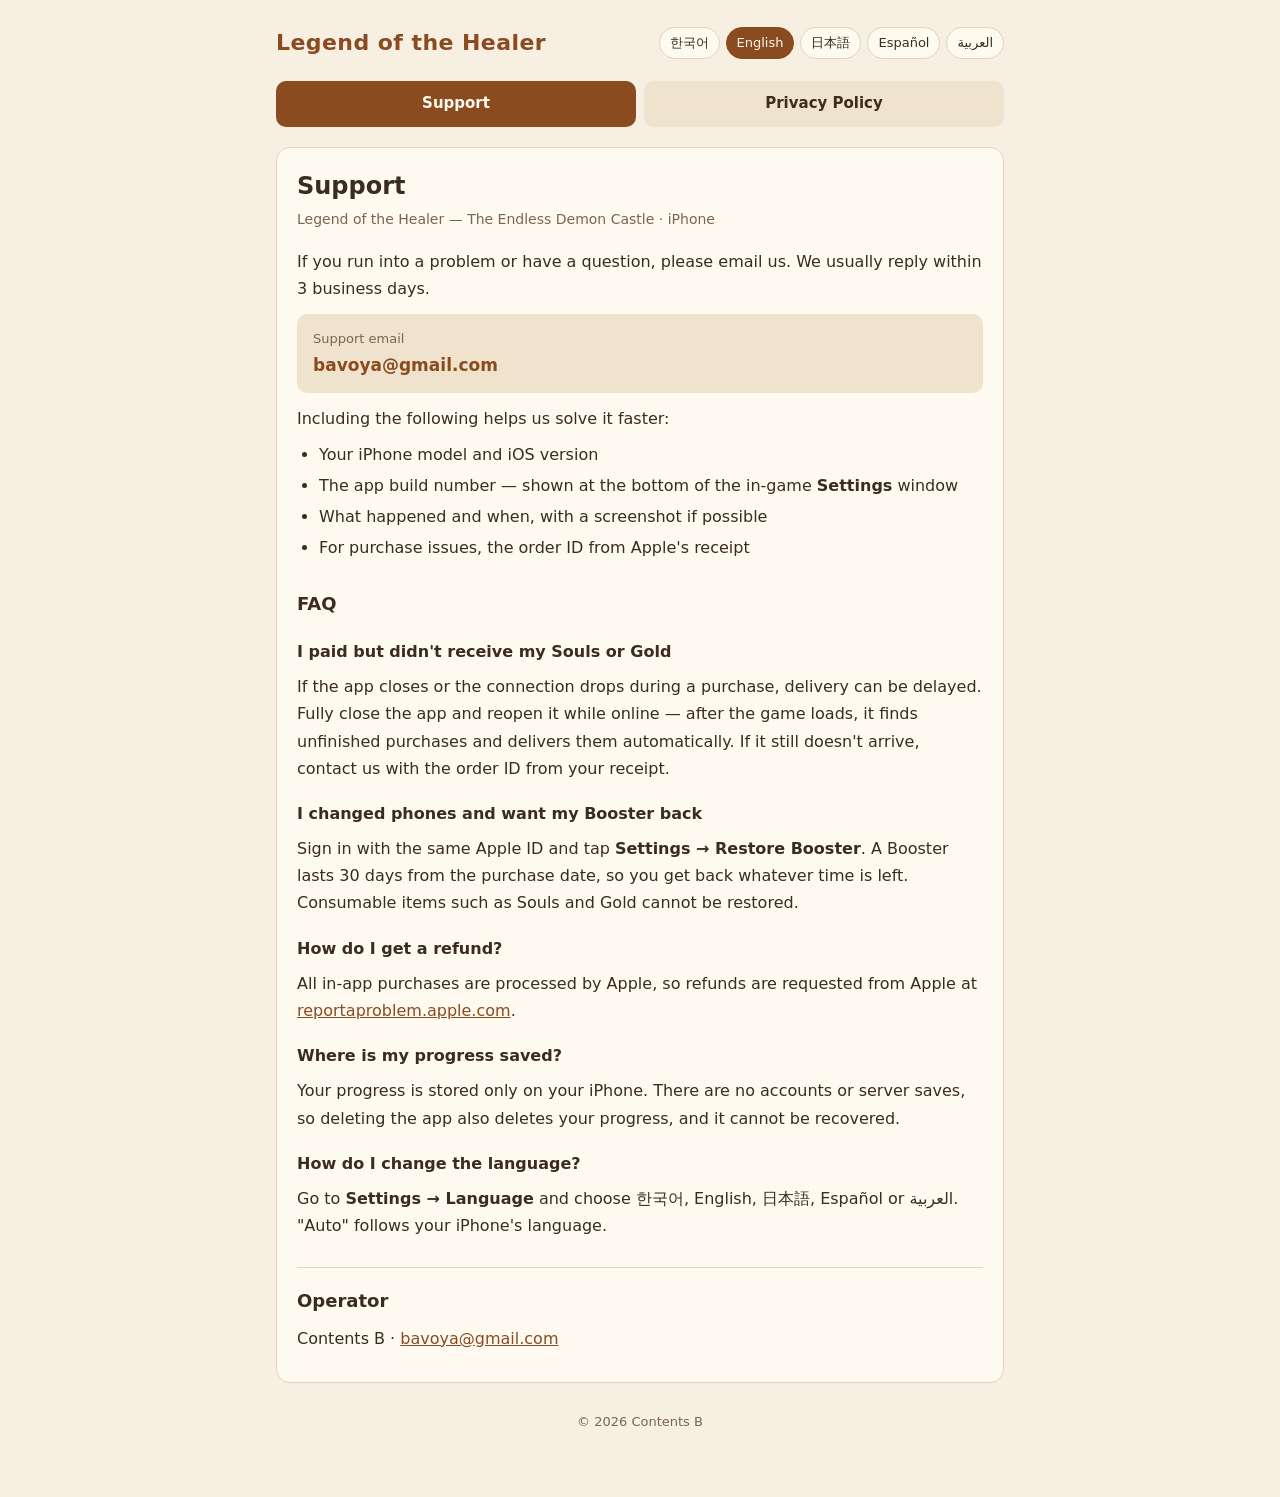
<file: index.html>
<!doctype html>
<html lang="ko">
<head>
  <meta charset="utf-8">
  <meta name="viewport" content="width=device-width, initial-scale=1">
  <title data-ko="힐러의 전설 — 고객 지원" data-en="Legend of the Healer — Support" data-ja="ヒーラーの伝説 — サポート" data-es="El Sanador — Soporte" data-ar="أسطورة المعالج — الدعم">힐러의 전설 — 고객 지원</title>
  <meta name="description" content="힐러의 전설(무한의 마왕성) 고객 지원 · Legend of the Healer support">
  <link rel="stylesheet" href="site.css">
  <script src="site.js"></script>
</head>
<body>
<div class="wrap">
  <header class="top">
    <a class="brand" href="index.html" data-keep-lang>
      <span data-l="ko">힐러의 전설</span><span data-l="en">Legend of the Healer</span><span data-l="ja">ヒーラーの伝説</span><span data-l="es">El Sanador</span><span data-l="ar">أسطورة المعالج</span>
    </a>
    <div class="langs" role="group" aria-label="Language">
      <button type="button" data-set="ko">한국어</button>
      <button type="button" data-set="en">English</button>
      <button type="button" data-set="ja">日本語</button>
      <button type="button" data-set="es">Español</button>
      <button type="button" data-set="ar">العربية</button>
    </div>
  </header>

  <nav class="tabs">
    <a href="index.html" data-keep-lang aria-current="page"><span data-l="ko">고객 지원</span><span data-l="en">Support</span><span data-l="ja">サポート</span><span data-l="es">Soporte</span><span data-l="ar">الدعم</span></a>
    <a href="privacy.html" data-keep-lang><span data-l="ko">개인정보 처리방침</span><span data-l="en">Privacy Policy</span><span data-l="ja">プライバシーポリシー</span><span data-l="es">Privacidad</span><span data-l="ar">سياسة الخصوصية</span></a>
  </nav>

  <!-- 한국어 -->
  <main class="card" data-l="ko">
    <h1>고객 지원</h1>
    <p class="meta">힐러의 전설 — 무한의 마왕성 · iPhone</p>
    <p>게임을 하다가 문제가 생겼거나 궁금한 점이 있으면 아래 이메일로 알려 주세요. 보통 영업일 기준 3일 안에 답장을 드려요.</p>
    <a class="contact" href="mailto:bavoya@gmail.com?subject=%5B%ED%9E%90%EB%9F%AC%EC%9D%98%20%EC%A0%84%EC%84%A4%5D%20%EB%AC%B8%EC%9D%98"><small>문의 이메일</small><b>bavoya@gmail.com</b></a>
    <p>문의하실 때 함께 적어 주시면 빨리 도와드릴 수 있어요.</p>
    <ul>
      <li>아이폰 기종과 iOS 버전</li>
      <li>앱 빌드 번호 — 게임 안 <b>설정</b> 창 맨 아래에 나와요</li>
      <li>무슨 일이 언제 일어났는지, 가능하면 화면 캡처</li>
      <li>결제 문제라면 애플이 보낸 영수증의 주문 번호</li>
    </ul>

    <h2>자주 묻는 질문</h2>
    <h3>결제했는데 영혼·골드가 들어오지 않았어요</h3>
    <p>결제 도중 앱이 꺼지거나 인터넷이 끊기면 지급이 늦어질 수 있어요. 인터넷이 되는 곳에서 앱을 완전히 껐다가 다시 켜면, 게임을 불러온 뒤 끝나지 않은 결제를 찾아 자동으로 지급해요. 그래도 들어오지 않으면 영수증의 주문 번호와 함께 문의해 주세요.</p>
    <h3>핸드폰을 바꿨는데 부스터를 되찾고 싶어요</h3>
    <p>같은 Apple ID로 로그인한 뒤 <b>설정 → 부스터 구매 복원</b>을 누르세요. 부스터는 산 날부터 30일 동안이라, 남은 기간만큼 되찾아요. 영혼·골드처럼 쓰면 없어지는 상품은 복원되지 않아요.</p>
    <h3>환불을 받고 싶어요</h3>
    <p>앱 안 결제는 모두 애플이 처리해서, 환불도 애플에 요청해야 해요. <a href="https://reportaproblem.apple.com" rel="noopener">reportaproblem.apple.com</a>에서 신청할 수 있어요.</p>
    <h3>게임 저장은 어디에 되나요?</h3>
    <p>진행 상황은 내 아이폰 안에만 저장돼요. 따로 계정이나 서버 저장이 없어서, 앱을 지우면 진행 상황도 함께 지워지고 되살릴 수 없어요.</p>
    <h3>언어를 바꾸고 싶어요</h3>
    <p><b>설정 → 언어</b>에서 한국어·English·日本語·Español·العربية 중에 고를 수 있어요. '자동'은 아이폰 언어를 따라가요.</p>

    <h2>운영자</h2>
    <p>Contents B · <a href="mailto:bavoya@gmail.com">bavoya@gmail.com</a></p>
  </main>

  <!-- English -->
  <main class="card" data-l="en">
    <h1>Support</h1>
    <p class="meta">Legend of the Healer — The Endless Demon Castle · iPhone</p>
    <p>If you run into a problem or have a question, please email us. We usually reply within 3 business days.</p>
    <a class="contact" href="mailto:bavoya@gmail.com?subject=%5BLegend%20of%20the%20Healer%5D%20Support"><small>Support email</small><b>bavoya@gmail.com</b></a>
    <p>Including the following helps us solve it faster:</p>
    <ul>
      <li>Your iPhone model and iOS version</li>
      <li>The app build number — shown at the bottom of the in-game <b>Settings</b> window</li>
      <li>What happened and when, with a screenshot if possible</li>
      <li>For purchase issues, the order ID from Apple's receipt</li>
    </ul>

    <h2>FAQ</h2>
    <h3>I paid but didn't receive my Souls or Gold</h3>
    <p>If the app closes or the connection drops during a purchase, delivery can be delayed. Fully close the app and reopen it while online — after the game loads, it finds unfinished purchases and delivers them automatically. If it still doesn't arrive, contact us with the order ID from your receipt.</p>
    <h3>I changed phones and want my Booster back</h3>
    <p>Sign in with the same Apple ID and tap <b>Settings → Restore Booster</b>. A Booster lasts 30 days from the purchase date, so you get back whatever time is left. Consumable items such as Souls and Gold cannot be restored.</p>
    <h3>How do I get a refund?</h3>
    <p>All in-app purchases are processed by Apple, so refunds are requested from Apple at <a href="https://reportaproblem.apple.com" rel="noopener">reportaproblem.apple.com</a>.</p>
    <h3>Where is my progress saved?</h3>
    <p>Your progress is stored only on your iPhone. There are no accounts or server saves, so deleting the app also deletes your progress, and it cannot be recovered.</p>
    <h3>How do I change the language?</h3>
    <p>Go to <b>Settings → Language</b> and choose 한국어, English, 日本語, Español or العربية. "Auto" follows your iPhone's language.</p>

    <h2>Operator</h2>
    <p>Contents B · <a href="mailto:bavoya@gmail.com">bavoya@gmail.com</a></p>
  </main>

  <!-- 日本語 -->
  <main class="card" data-l="ja">
    <h1>サポート</h1>
    <p class="meta">ヒーラーの伝説 — 無限の魔王城 · iPhone</p>
    <p>ゲーム中に問題が起きたり、ご質問がある場合は、下記のメールアドレスまでご連絡ください。通常、3営業日以内にご返信します。</p>
    <a class="contact" href="mailto:bavoya@gmail.com?subject=%5B%E3%83%92%E3%83%BC%E3%83%A9%E3%83%BC%E3%81%AE%E4%BC%9D%E8%AA%AC%5D%20%E3%81%8A%E5%95%8F%E3%81%84%E5%90%88%E3%82%8F%E3%81%9B"><small>お問い合わせメール</small><b>bavoya@gmail.com</b></a>
    <p>次の情報を添えていただくと、早く対応できます。</p>
    <ul>
      <li>iPhoneの機種とiOSのバージョン</li>
      <li>アプリのビルド番号 — ゲーム内の<b>設定</b>画面の一番下に表示されます</li>
      <li>いつ、何が起きたか(できればスクリーンショット)</li>
      <li>購入に関する問題の場合は、Appleの領収書に記載された注文番号</li>
    </ul>

    <h2>よくある質問</h2>
    <h3>購入したのに魂・ゴールドが届きません</h3>
    <p>購入中にアプリが終了したり通信が切れたりすると、付与が遅れることがあります。インターネットにつながる場所でアプリを完全に終了してから再度起動すると、ゲームの読み込み後に未完了の購入を見つけて自動で付与します。それでも届かない場合は、領収書の注文番号を添えてお問い合わせください。</p>
    <h3>機種変更したのでブースターを取り戻したい</h3>
    <p>同じApple IDでサインインし、<b>設定 → ブースターを復元</b>をタップしてください。ブースターは購入日から30日間有効なので、残りの期間分が戻ります。魂やゴールドなど、使うとなくなる消耗型アイテムは復元できません。</p>
    <h3>返金してほしい</h3>
    <p>アプリ内課金はすべてAppleが処理しているため、返金はAppleにご依頼ください。<a href="https://reportaproblem.apple.com" rel="noopener">reportaproblem.apple.com</a>から申請できます。</p>
    <h3>セーブデータはどこに保存されますか?</h3>
    <p>進行状況はお使いのiPhoneの中だけに保存されます。アカウントやサーバー保存はないため、アプリを削除すると進行状況も削除され、復元できません。</p>
    <h3>言語を変えたい</h3>
    <p><b>設定 → 言語</b>で、한국어・English・日本語・Español・العربية から選べます。「自動」はiPhoneの言語に合わせます。</p>

    <h2>運営者</h2>
    <p>Contents B · <a href="mailto:bavoya@gmail.com">bavoya@gmail.com</a></p>
  </main>

  <!-- Español -->
  <main class="card" data-l="es">
    <h1>Soporte</h1>
    <p class="meta">La Leyenda del Sanador — El Castillo Demoníaco Infinito · iPhone</p>
    <p>Si tienes algún problema o pregunta, escríbenos al correo de abajo. Normalmente respondemos en un plazo de 3 días hábiles.</p>
    <a class="contact" href="mailto:bavoya@gmail.com?subject=%5BEl%20Sanador%5D%20Soporte"><small>Correo de soporte</small><b>bavoya@gmail.com</b></a>
    <p>Para ayudarte más rápido, incluye lo siguiente:</p>
    <ul>
      <li>Modelo de iPhone y versión de iOS</li>
      <li>Número de compilación de la app — aparece al final de la ventana <b>Ajustes</b> del juego</li>
      <li>Qué pasó y cuándo, con una captura de pantalla si es posible</li>
      <li>Si es un problema de compra, el número de pedido del recibo de Apple</li>
    </ul>

    <h2>Preguntas frecuentes</h2>
    <h3>Pagué pero no recibí las almas ni el oro</h3>
    <p>Si la app se cierra o se pierde la conexión durante una compra, la entrega puede retrasarse. Cierra la app por completo y vuelve a abrirla con conexión a internet: tras cargar la partida, busca las compras pendientes y las entrega automáticamente. Si aun así no llega, escríbenos con el número de pedido de tu recibo.</p>
    <h3>Cambié de teléfono y quiero recuperar el potenciador</h3>
    <p>Inicia sesión con el mismo Apple ID y toca <b>Ajustes → Restaurar potenciador</b>. El potenciador dura 30 días desde la fecha de compra, así que recuperas el tiempo que quede. Los artículos consumibles, como almas y oro, no se pueden restaurar.</p>
    <h3>Quiero un reembolso</h3>
    <p>Todas las compras dentro de la app las procesa Apple, por lo que el reembolso se solicita a Apple en <a href="https://reportaproblem.apple.com" rel="noopener">reportaproblem.apple.com</a>.</p>
    <h3>¿Dónde se guarda mi partida?</h3>
    <p>Tu progreso se guarda solo en tu iPhone. No hay cuentas ni guardado en servidores, así que si borras la app también se borra tu progreso y no se puede recuperar.</p>
    <h3>¿Cómo cambio el idioma?</h3>
    <p>En <b>Ajustes → Idioma</b> puedes elegir 한국어, English, 日本語, Español o العربية. "Auto" sigue el idioma de tu iPhone.</p>

    <h2>Responsable</h2>
    <p>Contents B · <a href="mailto:bavoya@gmail.com">bavoya@gmail.com</a></p>
  </main>

  <!-- العربية -->
  <main class="card" data-l="ar">
    <h1>الدعم</h1>
    <p class="meta">أسطورة المعالج — قلعة سيد الشياطين اللانهائية · iPhone</p>
    <p>إذا واجهتك مشكلة أو كان لديك سؤال، راسلنا على البريد الإلكتروني أدناه. نرد عادةً خلال 3 أيام عمل.</p>
    <a class="contact" href="mailto:bavoya@gmail.com?subject=Legend%20of%20the%20Healer%20-%20Support"><small>بريد الدعم</small><b dir="ltr">bavoya@gmail.com</b></a>
    <p>لمساعدتك بشكل أسرع، يُرجى ذكر ما يلي:</p>
    <ul>
      <li>طراز iPhone وإصدار iOS</li>
      <li>رقم إصدار التطبيق — يظهر في أسفل نافذة <b>الإعدادات</b> داخل اللعبة</li>
      <li>ما الذي حدث ومتى، مع لقطة شاشة إن أمكن</li>
      <li>في مشكلات الشراء، رقم الطلب من إيصال Apple</li>
    </ul>

    <h2>الأسئلة الشائعة</h2>
    <h3>دفعت ولكن لم أستلم الأرواح أو الذهب</h3>
    <p>إذا أُغلق التطبيق أو انقطع الاتصال أثناء الشراء، فقد يتأخر التسليم. أغلق التطبيق تمامًا ثم افتحه مجددًا وأنت متصل بالإنترنت؛ بعد تحميل اللعبة يبحث عن عمليات الشراء غير المكتملة ويسلّمها تلقائيًا. إذا لم تصل بعد ذلك، راسلنا مع رقم الطلب من الإيصال.</p>
    <h3>غيّرت هاتفي وأريد استعادة المعزز</h3>
    <p>سجّل الدخول بنفس Apple ID ثم اضغط <b>الإعدادات ← استعادة المعزز</b>. يستمر المعزز 30 يومًا من تاريخ الشراء، فتستعيد المدة المتبقية فقط. لا يمكن استعادة العناصر الاستهلاكية مثل الأرواح والذهب.</p>
    <h3>أريد استرداد المبلغ</h3>
    <p>تتولى Apple معالجة جميع عمليات الشراء داخل التطبيق، لذا يُطلب الاسترداد من Apple عبر <a href="https://reportaproblem.apple.com" rel="noopener">reportaproblem.apple.com</a>.</p>
    <h3>أين يُحفظ تقدّمي؟</h3>
    <p>يُحفظ تقدّمك على جهاز iPhone الخاص بك فقط. لا توجد حسابات ولا حفظ على خوادم، لذا فإن حذف التطبيق يحذف تقدّمك أيضًا ولا يمكن استعادته.</p>
    <h3>كيف أغيّر اللغة؟</h3>
    <p>من <b>الإعدادات ← اللغة</b> يمكنك اختيار 한국어 أو English أو 日本語 أو Español أو العربية. خيار "تلقائي" يتبع لغة جهاز iPhone.</p>

    <h2>المشغّل</h2>
    <p>Contents B · <a href="mailto:bavoya@gmail.com" dir="ltr">bavoya@gmail.com</a></p>
  </main>

  <footer>© 2026 Contents B</footer>
</div>
</body>
</html>
</file>
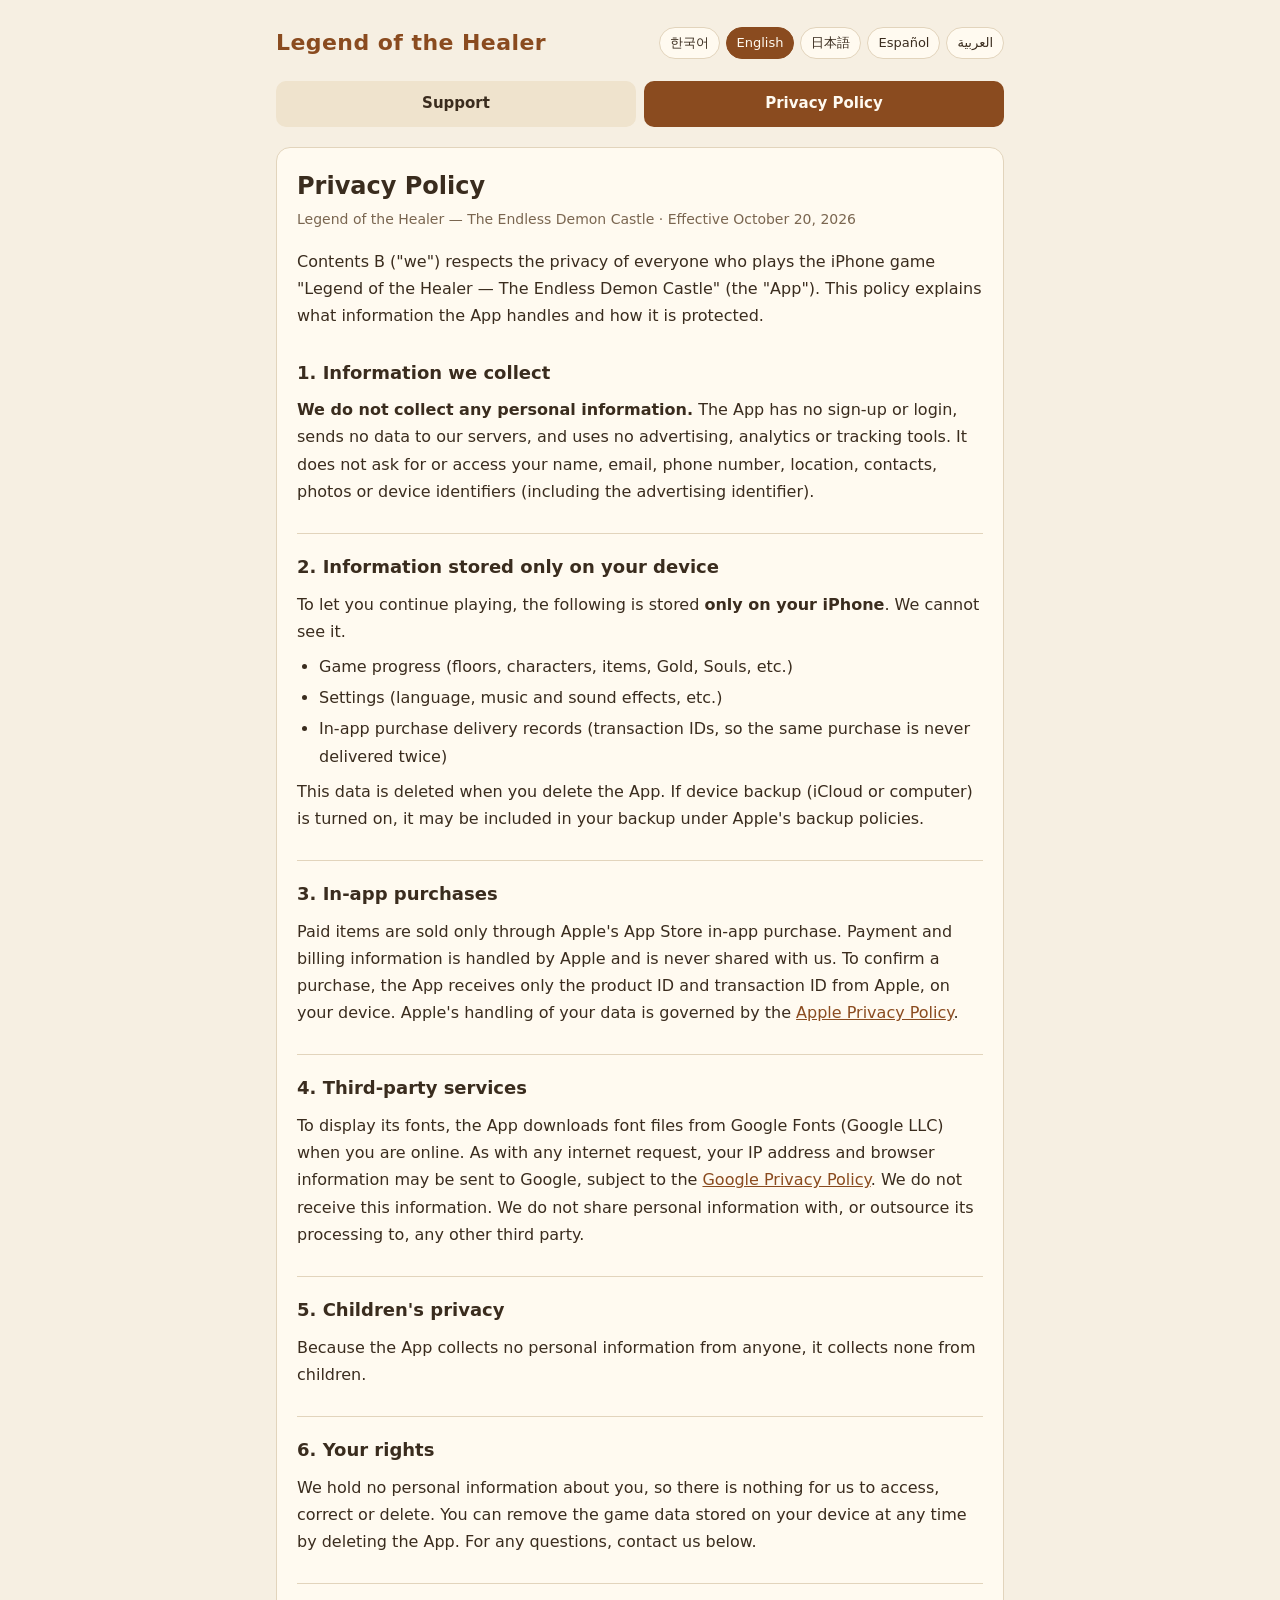
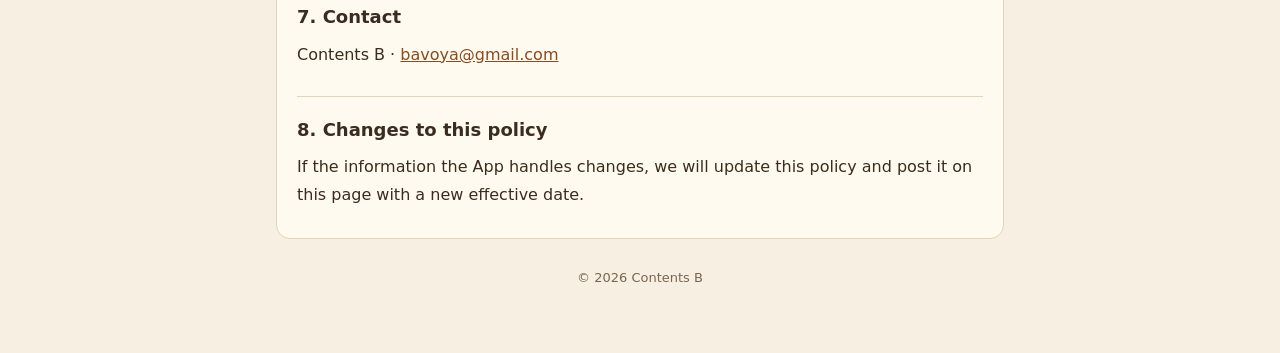
<file: privacy.html>
<!doctype html>
<html lang="ko">
<head>
  <meta charset="utf-8">
  <meta name="viewport" content="width=device-width, initial-scale=1">
  <title data-ko="힐러의 전설 — 개인정보 처리방침" data-en="Legend of the Healer — Privacy Policy" data-ja="ヒーラーの伝説 — プライバシーポリシー" data-es="La Leyenda del Sanador — Política de privacidad" data-ar="أسطورة المعالج — سياسة الخصوصية">힐러의 전설 — 개인정보 처리방침</title>
  <meta name="description" content="힐러의 전설(무한의 마왕성) 개인정보 처리방침 · Legend of the Healer privacy policy">
  <link rel="stylesheet" href="site.css">
  <script src="site.js"></script>
</head>
<body>
<div class="wrap">
  <header class="top">
    <a class="brand" href="index.html" data-keep-lang>
      <span data-l="ko">힐러의 전설</span><span data-l="en">Legend of the Healer</span><span data-l="ja">ヒーラーの伝説</span><span data-l="es">El Sanador</span><span data-l="ar">أسطورة المعالج</span>
    </a>
    <div class="langs" role="group" aria-label="Language">
      <button type="button" data-set="ko">한국어</button>
      <button type="button" data-set="en">English</button>
      <button type="button" data-set="ja">日本語</button>
      <button type="button" data-set="es">Español</button>
      <button type="button" data-set="ar">العربية</button>
    </div>
  </header>

  <nav class="tabs">
    <a href="index.html" data-keep-lang><span data-l="ko">고객 지원</span><span data-l="en">Support</span><span data-l="ja">サポート</span><span data-l="es">Soporte</span><span data-l="ar">الدعم</span></a>
    <a href="privacy.html" data-keep-lang aria-current="page"><span data-l="ko">개인정보 처리방침</span><span data-l="en">Privacy Policy</span><span data-l="ja">プライバシーポリシー</span><span data-l="es">Privacidad</span><span data-l="ar">سياسة الخصوصية</span></a>
  </nav>

  <!-- 한국어 -->
  <main class="card" data-l="ko">
    <h1>개인정보 처리방침</h1>
    <p class="meta">힐러의 전설 — 무한의 마왕성 · 시행일 2026년 10월 20일</p>
    <p>Contents B(이하 '운영자')는 iPhone 게임 「힐러의 전설 — 무한의 마왕성」(이하 '앱')을 이용하는 분의 개인정보를 소중히 여기며, 「개인정보 보호법」 등 관련 법령을 지킵니다. 이 방침은 앱이 어떤 정보를 다루고 어떻게 보호하는지 알려 드립니다.</p>

    <h2>1. 수집하는 개인정보</h2>
    <p><b>운영자는 이용자의 개인정보를 수집하지 않습니다.</b> 앱에는 회원 가입·로그인이 없고, 운영자의 서버로 정보를 보내지 않으며, 광고·분석·추적 도구를 쓰지 않습니다. 이름·이메일·전화번호·위치·연락처·사진·기기 식별자(광고 식별자 포함)를 묻거나 가져가지 않습니다.</p>

    <h2>2. 기기 안에만 저장되는 정보</h2>
    <p>게임을 이어서 하기 위해 아래 정보가 <b>이용자의 iPhone 안에만</b> 저장됩니다. 운영자는 이 정보를 볼 수 없습니다.</p>
    <ul>
      <li>게임 진행 상황(층, 캐릭터, 아이템, 골드·영혼 등)</li>
      <li>설정(언어, 배경 음악·효과음 등)</li>
      <li>인앱 결제 지급 기록(같은 결제를 두 번 지급하지 않기 위한 결제 번호)</li>
    </ul>
    <p>이 정보는 앱을 삭제하면 함께 지워집니다. iPhone의 기기 백업(iCloud 또는 컴퓨터 백업)을 켜 두었다면 Apple의 백업 정책에 따라 백업에 포함될 수 있습니다.</p>

    <h2>3. 인앱 결제</h2>
    <p>앱 안의 유료 상품은 Apple의 App Store 인앱 결제로만 판매됩니다. 결제 수단·청구 정보는 Apple이 처리하며 운영자에게 전달되지 않습니다. 앱은 결제가 끝났는지 확인하기 위해 Apple에서 상품 ID와 결제 번호만 기기 안에서 받습니다. Apple의 개인정보 처리는 <a href="https://www.apple.com/kr/legal/privacy/" rel="noopener">Apple 개인정보 처리방침</a>을 따릅니다.</p>

    <h2>4. 외부 서비스</h2>
    <p>앱은 화면 글꼴을 표시하기 위해 인터넷이 연결되어 있을 때 Google Fonts(Google LLC)에서 글꼴 파일을 받아옵니다. 이 과정에서 일반적인 인터넷 통신처럼 이용자의 IP 주소와 브라우저 정보가 Google에 전달될 수 있으며, 이는 <a href="https://policies.google.com/privacy?hl=ko" rel="noopener">Google 개인정보처리방침</a>을 따릅니다. 운영자는 이 정보를 받지 않습니다. 그 밖에 개인정보를 제3자에게 제공하거나 처리를 위탁하지 않습니다.</p>

    <h2>5. 아동의 개인정보</h2>
    <p>앱은 누구의 개인정보도 수집하지 않으므로 만 14세 미만 아동의 개인정보도 수집하지 않습니다.</p>

    <h2>6. 이용자의 권리</h2>
    <p>운영자가 보관하는 개인정보가 없으므로 열람·정정·삭제할 정보가 없습니다. 기기에 저장된 게임 정보는 앱을 삭제하면 언제든 지울 수 있습니다. 궁금한 점은 아래 연락처로 문의해 주세요.</p>

    <h2>7. 개인정보 보호책임자</h2>
    <p>Contents B · <a href="mailto:bavoya@gmail.com">bavoya@gmail.com</a></p>

    <h2>8. 방침의 변경</h2>
    <p>앱이 다루는 정보가 바뀌면 이 방침을 고치고, 시행일과 함께 이 페이지에 알립니다.</p>
  </main>

  <!-- English -->
  <main class="card" data-l="en">
    <h1>Privacy Policy</h1>
    <p class="meta">Legend of the Healer — The Endless Demon Castle · Effective October 20, 2026</p>
    <p>Contents B ("we") respects the privacy of everyone who plays the iPhone game "Legend of the Healer — The Endless Demon Castle" (the "App"). This policy explains what information the App handles and how it is protected.</p>

    <h2>1. Information we collect</h2>
    <p><b>We do not collect any personal information.</b> The App has no sign-up or login, sends no data to our servers, and uses no advertising, analytics or tracking tools. It does not ask for or access your name, email, phone number, location, contacts, photos or device identifiers (including the advertising identifier).</p>

    <h2>2. Information stored only on your device</h2>
    <p>To let you continue playing, the following is stored <b>only on your iPhone</b>. We cannot see it.</p>
    <ul>
      <li>Game progress (floors, characters, items, Gold, Souls, etc.)</li>
      <li>Settings (language, music and sound effects, etc.)</li>
      <li>In-app purchase delivery records (transaction IDs, so the same purchase is never delivered twice)</li>
    </ul>
    <p>This data is deleted when you delete the App. If device backup (iCloud or computer) is turned on, it may be included in your backup under Apple's backup policies.</p>

    <h2>3. In-app purchases</h2>
    <p>Paid items are sold only through Apple's App Store in-app purchase. Payment and billing information is handled by Apple and is never shared with us. To confirm a purchase, the App receives only the product ID and transaction ID from Apple, on your device. Apple's handling of your data is governed by the <a href="https://www.apple.com/legal/privacy/" rel="noopener">Apple Privacy Policy</a>.</p>

    <h2>4. Third-party services</h2>
    <p>To display its fonts, the App downloads font files from Google Fonts (Google LLC) when you are online. As with any internet request, your IP address and browser information may be sent to Google, subject to the <a href="https://policies.google.com/privacy" rel="noopener">Google Privacy Policy</a>. We do not receive this information. We do not share personal information with, or outsource its processing to, any other third party.</p>

    <h2>5. Children's privacy</h2>
    <p>Because the App collects no personal information from anyone, it collects none from children.</p>

    <h2>6. Your rights</h2>
    <p>We hold no personal information about you, so there is nothing for us to access, correct or delete. You can remove the game data stored on your device at any time by deleting the App. For any questions, contact us below.</p>

    <h2>7. Contact</h2>
    <p>Contents B · <a href="mailto:bavoya@gmail.com">bavoya@gmail.com</a></p>

    <h2>8. Changes to this policy</h2>
    <p>If the information the App handles changes, we will update this policy and post it on this page with a new effective date.</p>
  </main>

  <!-- 日本語 -->
  <main class="card" data-l="ja">
    <h1>プライバシーポリシー</h1>
    <p class="meta">ヒーラーの伝説 — 無限の魔王城 · 施行日 2026年10月20日</p>
    <p>Contents B(以下「運営者」)は、iPhoneゲーム「ヒーラーの伝説 — 無限の魔王城」(以下「本アプリ」)をご利用の皆さまのプライバシーを大切にしています。本ポリシーでは、本アプリが扱う情報とその保護について説明します。</p>

    <h2>1. 収集する個人情報</h2>
    <p><b>運営者は利用者の個人情報を収集しません。</b>本アプリには会員登録・ログインがなく、運営者のサーバーに情報を送信せず、広告・分析・トラッキングツールも使用しません。氏名、メールアドレス、電話番号、位置情報、連絡先、写真、端末識別子(広告識別子を含む)を求めたり取得したりしません。</p>

    <h2>2. 端末内にのみ保存される情報</h2>
    <p>ゲームを続けて遊べるよう、次の情報が<b>お使いのiPhoneの中だけ</b>に保存されます。運営者はこの情報を見ることができません。</p>
    <ul>
      <li>ゲームの進行状況(階層、キャラクター、アイテム、ゴールド・魂など)</li>
      <li>設定(言語、BGM・効果音など)</li>
      <li>アプリ内課金の付与記録(同じ購入を二重に付与しないための取引番号)</li>
    </ul>
    <p>これらの情報はアプリを削除すると一緒に削除されます。iPhoneのバックアップ(iCloudまたはコンピュータ)を有効にしている場合、Appleのバックアップポリシーに従いバックアップに含まれることがあります。</p>

    <h2>3. アプリ内課金</h2>
    <p>有料アイテムはAppleのApp Storeアプリ内課金でのみ販売します。支払い方法・請求情報はAppleが処理し、運営者には提供されません。本アプリは購入の完了を確認するため、端末上でAppleから商品IDと取引番号のみを受け取ります。Appleによる情報の取り扱いは<a href="https://www.apple.com/jp/legal/privacy/" rel="noopener">Appleのプライバシーポリシー</a>に従います。</p>

    <h2>4. 外部サービス</h2>
    <p>本アプリは画面のフォントを表示するため、インターネット接続時にGoogle Fonts(Google LLC)からフォントファイルを取得します。その際、一般的な通信と同様にIPアドレスやブラウザ情報がGoogleに送信される場合があり、<a href="https://policies.google.com/privacy?hl=ja" rel="noopener">Googleのプライバシーポリシー</a>に従って扱われます。運営者はこの情報を受け取りません。その他、個人情報を第三者に提供したり、処理を委託したりすることはありません。</p>

    <h2>5. 子どもの個人情報</h2>
    <p>本アプリは誰の個人情報も収集しないため、子どもの個人情報も収集しません。</p>

    <h2>6. 利用者の権利</h2>
    <p>運営者が保有する個人情報はないため、開示・訂正・削除の対象となる情報はありません。端末に保存されたゲーム情報は、アプリを削除することでいつでも消去できます。ご質問は下記までお問い合わせください。</p>

    <h2>7. お問い合わせ</h2>
    <p>Contents B · <a href="mailto:bavoya@gmail.com">bavoya@gmail.com</a></p>

    <h2>8. 本ポリシーの変更</h2>
    <p>本アプリが扱う情報が変わる場合は本ポリシーを改定し、施行日とともにこのページでお知らせします。</p>
  </main>

  <!-- Español -->
  <main class="card" data-l="es">
    <h1>Política de privacidad</h1>
    <p class="meta">La Leyenda del Sanador — El Castillo Demoníaco Infinito · Vigente desde el 20 de octubre de 2026</p>
    <p>Contents B ("nosotros") respeta la privacidad de quienes juegan a "La Leyenda del Sanador — El Castillo Demoníaco Infinito" para iPhone (la "App"). Esta política explica qué información maneja la App y cómo se protege.</p>

    <h2>1. Información que recopilamos</h2>
    <p><b>No recopilamos ninguna información personal.</b> La App no tiene registro ni inicio de sesión, no envía datos a nuestros servidores y no usa herramientas de publicidad, análisis ni seguimiento. No pide ni accede a tu nombre, correo, teléfono, ubicación, contactos, fotos ni identificadores del dispositivo (incluido el identificador de publicidad).</p>

    <h2>2. Información guardada solo en tu dispositivo</h2>
    <p>Para que puedas seguir jugando, lo siguiente se guarda <b>solo en tu iPhone</b>. Nosotros no podemos verlo.</p>
    <ul>
      <li>Progreso del juego (pisos, personajes, objetos, oro, almas, etc.)</li>
      <li>Ajustes (idioma, música y efectos de sonido, etc.)</li>
      <li>Registros de entrega de compras dentro de la app (números de transacción, para no entregar dos veces la misma compra)</li>
    </ul>
    <p>Estos datos se borran al eliminar la App. Si tienes activada la copia de seguridad del dispositivo (iCloud o computadora), pueden incluirse en ella según las políticas de Apple.</p>

    <h2>3. Compras dentro de la app</h2>
    <p>Los artículos de pago se venden solo mediante las compras dentro de la app del App Store de Apple. Apple gestiona los datos de pago y facturación, que nunca se comparten con nosotros. Para confirmar una compra, la App solo recibe de Apple, en tu dispositivo, el ID del producto y el número de transacción. El tratamiento de tus datos por parte de Apple se rige por la <a href="https://www.apple.com/es/legal/privacy/" rel="noopener">Política de privacidad de Apple</a>.</p>

    <h2>4. Servicios de terceros</h2>
    <p>Para mostrar sus tipografías, la App descarga archivos de fuentes de Google Fonts (Google LLC) cuando tienes conexión. Como en cualquier solicitud por internet, tu dirección IP y la información del navegador pueden enviarse a Google, conforme a la <a href="https://policies.google.com/privacy?hl=es" rel="noopener">Política de privacidad de Google</a>. Nosotros no recibimos esta información. No compartimos información personal con ningún otro tercero ni le encargamos su tratamiento.</p>

    <h2>5. Privacidad de menores</h2>
    <p>Como la App no recopila información personal de nadie, tampoco la recopila de menores.</p>

    <h2>6. Tus derechos</h2>
    <p>No guardamos información personal sobre ti, así que no hay nada que consultar, corregir o eliminar por nuestra parte. Puedes borrar en cualquier momento los datos del juego guardados en tu dispositivo eliminando la App. Para cualquier pregunta, contáctanos abajo.</p>

    <h2>7. Contacto</h2>
    <p>Contents B · <a href="mailto:bavoya@gmail.com">bavoya@gmail.com</a></p>

    <h2>8. Cambios en esta política</h2>
    <p>Si cambia la información que maneja la App, actualizaremos esta política y la publicaremos en esta página con una nueva fecha de vigencia.</p>
  </main>

  <!-- العربية -->
  <main class="card" data-l="ar">
    <h1>سياسة الخصوصية</h1>
    <p class="meta">أسطورة المعالج — قلعة سيد الشياطين اللانهائية · سارية اعتبارًا من 20 أكتوبر 2026</p>
    <p>تحترم Contents B ("نحن") خصوصية جميع من يلعبون لعبة iPhone "أسطورة المعالج — قلعة سيد الشياطين اللانهائية" ("التطبيق"). توضّح هذه السياسة المعلومات التي يتعامل معها التطبيق وكيفية حمايتها.</p>

    <h2>1. المعلومات التي نجمعها</h2>
    <p><b>لا نجمع أي معلومات شخصية.</b> لا يتضمن التطبيق تسجيلًا أو تسجيل دخول، ولا يرسل أي بيانات إلى خوادمنا، ولا يستخدم أدوات إعلانات أو تحليلات أو تتبّع. ولا يطلب اسمك أو بريدك الإلكتروني أو رقم هاتفك أو موقعك أو جهات اتصالك أو صورك أو معرّفات جهازك (بما في ذلك معرّف الإعلانات) ولا يصل إليها.</p>

    <h2>2. معلومات تُحفظ على جهازك فقط</h2>
    <p>لكي تتمكن من مواصلة اللعب، تُحفظ المعلومات التالية <b>على جهاز iPhone الخاص بك فقط</b>، ولا يمكننا الاطلاع عليها.</p>
    <ul>
      <li>تقدّم اللعبة (الطوابق، الشخصيات، العناصر، الذهب، الأرواح، إلخ)</li>
      <li>الإعدادات (اللغة، الموسيقى والمؤثرات الصوتية، إلخ)</li>
      <li>سجلات تسليم المشتريات داخل التطبيق (أرقام المعاملات، حتى لا تُسلَّم عملية الشراء نفسها مرتين)</li>
    </ul>
    <p>تُحذف هذه البيانات عند حذف التطبيق. إذا كان النسخ الاحتياطي للجهاز (iCloud أو الكمبيوتر) مفعّلًا، فقد تُضمَّن في النسخة الاحتياطية وفق سياسات Apple.</p>

    <h2>3. المشتريات داخل التطبيق</h2>
    <p>تُباع العناصر المدفوعة فقط عبر نظام الشراء داخل التطبيق في App Store من Apple. تتولى Apple معالجة بيانات الدفع والفوترة ولا تُشارَك معنا أبدًا. ولتأكيد الشراء، يتلقى التطبيق من Apple، على جهازك، معرّف المنتج ورقم المعاملة فقط. تخضع معالجة Apple لبياناتك إلى <a href="https://www.apple.com/legal/privacy/" rel="noopener">سياسة خصوصية Apple</a>.</p>

    <h2>4. خدمات الجهات الخارجية</h2>
    <p>لعرض الخطوط، ينزّل التطبيق ملفات الخطوط من Google Fonts (Google LLC) عند اتصالك بالإنترنت. وكما في أي طلب عبر الإنترنت، قد يُرسَل عنوان IP ومعلومات المتصفح إلى Google وفقًا لـ<a href="https://policies.google.com/privacy?hl=ar" rel="noopener">سياسة خصوصية Google</a>. نحن لا نتلقى هذه المعلومات. ولا نشارك المعلومات الشخصية مع أي جهة خارجية أخرى ولا نوكل إليها معالجتها.</p>

    <h2>5. خصوصية الأطفال</h2>
    <p>بما أن التطبيق لا يجمع معلومات شخصية من أي شخص، فإنه لا يجمعها من الأطفال أيضًا.</p>

    <h2>6. حقوقك</h2>
    <p>لا نحتفظ بأي معلومات شخصية عنك، لذا لا يوجد لدينا ما يمكن الاطلاع عليه أو تصحيحه أو حذفه. يمكنك إزالة بيانات اللعبة المحفوظة على جهازك في أي وقت بحذف التطبيق. لأي استفسار، تواصل معنا أدناه.</p>

    <h2>7. التواصل</h2>
    <p>Contents B · <a href="mailto:bavoya@gmail.com" dir="ltr">bavoya@gmail.com</a></p>

    <h2>8. التغييرات على هذه السياسة</h2>
    <p>إذا تغيّرت المعلومات التي يتعامل معها التطبيق، فسنحدّث هذه السياسة وننشرها في هذه الصفحة مع تاريخ سريان جديد.</p>
  </main>

  <footer>© 2026 Contents B</footer>
</div>
</body>
</html>
</file>
<file: site.css>
/* 힐러의 전설 — 지원·개인정보 처리방침 페이지 (게임 창의 크림색에 맞춤) */
:root {
  --bg: #f6efe2;
  --card: #fffaf0;
  --ink: #3a2c1e;
  --muted: #7a6650;
  --line: #e2d4bc;
  --accent: #8a4b1f;
  --accent-ink: #fffaf0;
  --chip: #efe3cd;
}
@media (prefers-color-scheme: dark) {
  :root:not([data-theme="light"]) {
    --bg: #1d1712;
    --card: #2a221a;
    --ink: #f1e6d4;
    --muted: #b9a68b;
    --line: #42362a;
    --accent: #e0a46a;
    --accent-ink: #1d1712;
    --chip: #382d22;
  }
}
:root[data-theme="dark"] {
  --bg: #1d1712; --card: #2a221a; --ink: #f1e6d4; --muted: #b9a68b;
  --line: #42362a; --accent: #e0a46a; --accent-ink: #1d1712; --chip: #382d22;
}

* { box-sizing: border-box; }
html { -webkit-text-size-adjust: 100%; }
body {
  margin: 0;
  background: var(--bg);
  color: var(--ink);
  font: 16px/1.7 "Nanum Gothic", "Apple SD Gothic Neo", "Hiragino Sans", "Noto Sans", system-ui, -apple-system, "Segoe UI", sans-serif;
}
.wrap { max-width: 760px; margin: 0 auto; padding: 24px 16px 64px; }

header.top { display: flex; flex-wrap: wrap; align-items: center; justify-content: space-between; gap: 12px; margin-bottom: 20px; }
.brand { font-family: "Black Han Sans", "Nanum Gothic", system-ui, sans-serif; font-size: 22px; color: var(--accent); text-decoration: none; letter-spacing: 0.02em; }
html[lang="ja"] .brand, html[lang="ar"] .brand, html[lang="es"] .brand, html[lang="en"] .brand { font-family: inherit; font-weight: 800; }
.langs { display: flex; flex-wrap: wrap; gap: 6px; }
.langs button {
  border: 1px solid var(--line); background: var(--card); color: var(--ink);
  font: inherit; font-size: 13px; padding: 4px 10px; border-radius: 999px; cursor: pointer;
}
.langs button[aria-pressed="true"] { background: var(--accent); color: var(--accent-ink); border-color: var(--accent); }

nav.tabs { display: flex; gap: 8px; margin-bottom: 20px; }
nav.tabs a {
  flex: 1; text-align: center; padding: 10px 12px; border-radius: 10px;
  background: var(--chip); color: var(--ink); text-decoration: none; font-weight: 700; font-size: 15px;
}
nav.tabs a[aria-current="page"] { background: var(--accent); color: var(--accent-ink); }

.card { background: var(--card); border: 1px solid var(--line); border-radius: 14px; padding: 22px 20px; }
h1 { font-size: 24px; line-height: 1.35; margin: 0 0 6px; }
h2 { font-size: 18px; margin: 28px 0 8px; padding-top: 18px; border-top: 1px solid var(--line); }
h2:first-of-type { border-top: 0; padding-top: 0; }
h3 { font-size: 16px; margin: 18px 0 4px; }
p, ul, ol { margin: 8px 0; }
ul, ol { padding-inline-start: 22px; }
li { margin: 4px 0; }
a { color: var(--accent); }
.meta { color: var(--muted); font-size: 14px; margin: 0 0 16px; }
.contact {
  display: block; margin: 12px 0; padding: 14px 16px; border-radius: 10px;
  background: var(--chip); color: var(--ink); text-decoration: none; overflow-wrap: anywhere;
}
.contact small { display: block; color: var(--muted); font-size: 13px; }
.contact b { font-size: 17px; color: var(--accent); }
footer { margin-top: 28px; color: var(--muted); font-size: 13px; text-align: center; }

/* 언어별 본문: 고른 언어만 보인다(자바스크립트가 없으면 한국어) */
[data-l] { display: none; }
html[lang="ko"] [data-l="ko"], html[lang="en"] [data-l="en"], html[lang="ja"] [data-l="ja"],
html[lang="es"] [data-l="es"], html[lang="ar"] [data-l="ar"] { display: block; }
span[data-l] { display: none; }
html[lang="ko"] span[data-l="ko"], html[lang="en"] span[data-l="en"], html[lang="ja"] span[data-l="ja"],
html[lang="es"] span[data-l="es"], html[lang="ar"] span[data-l="ar"] { display: inline; }
</file>
